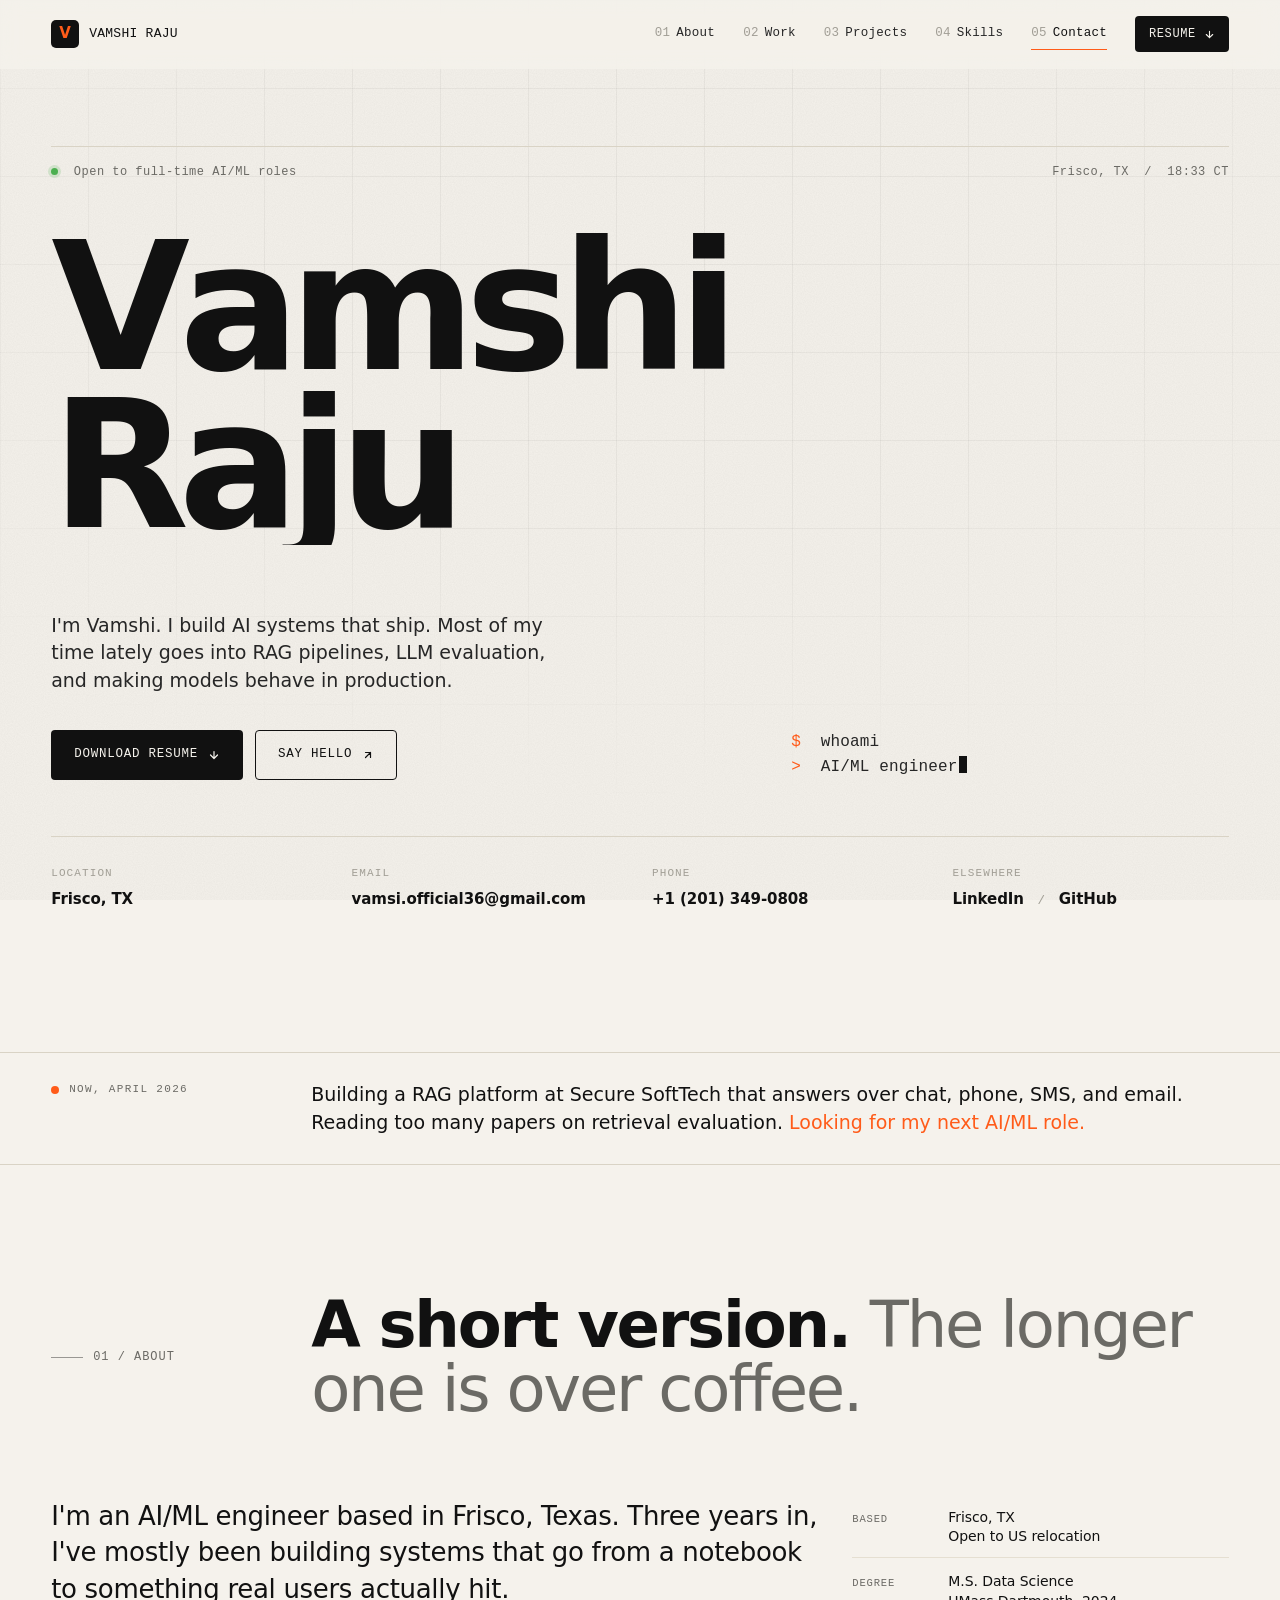
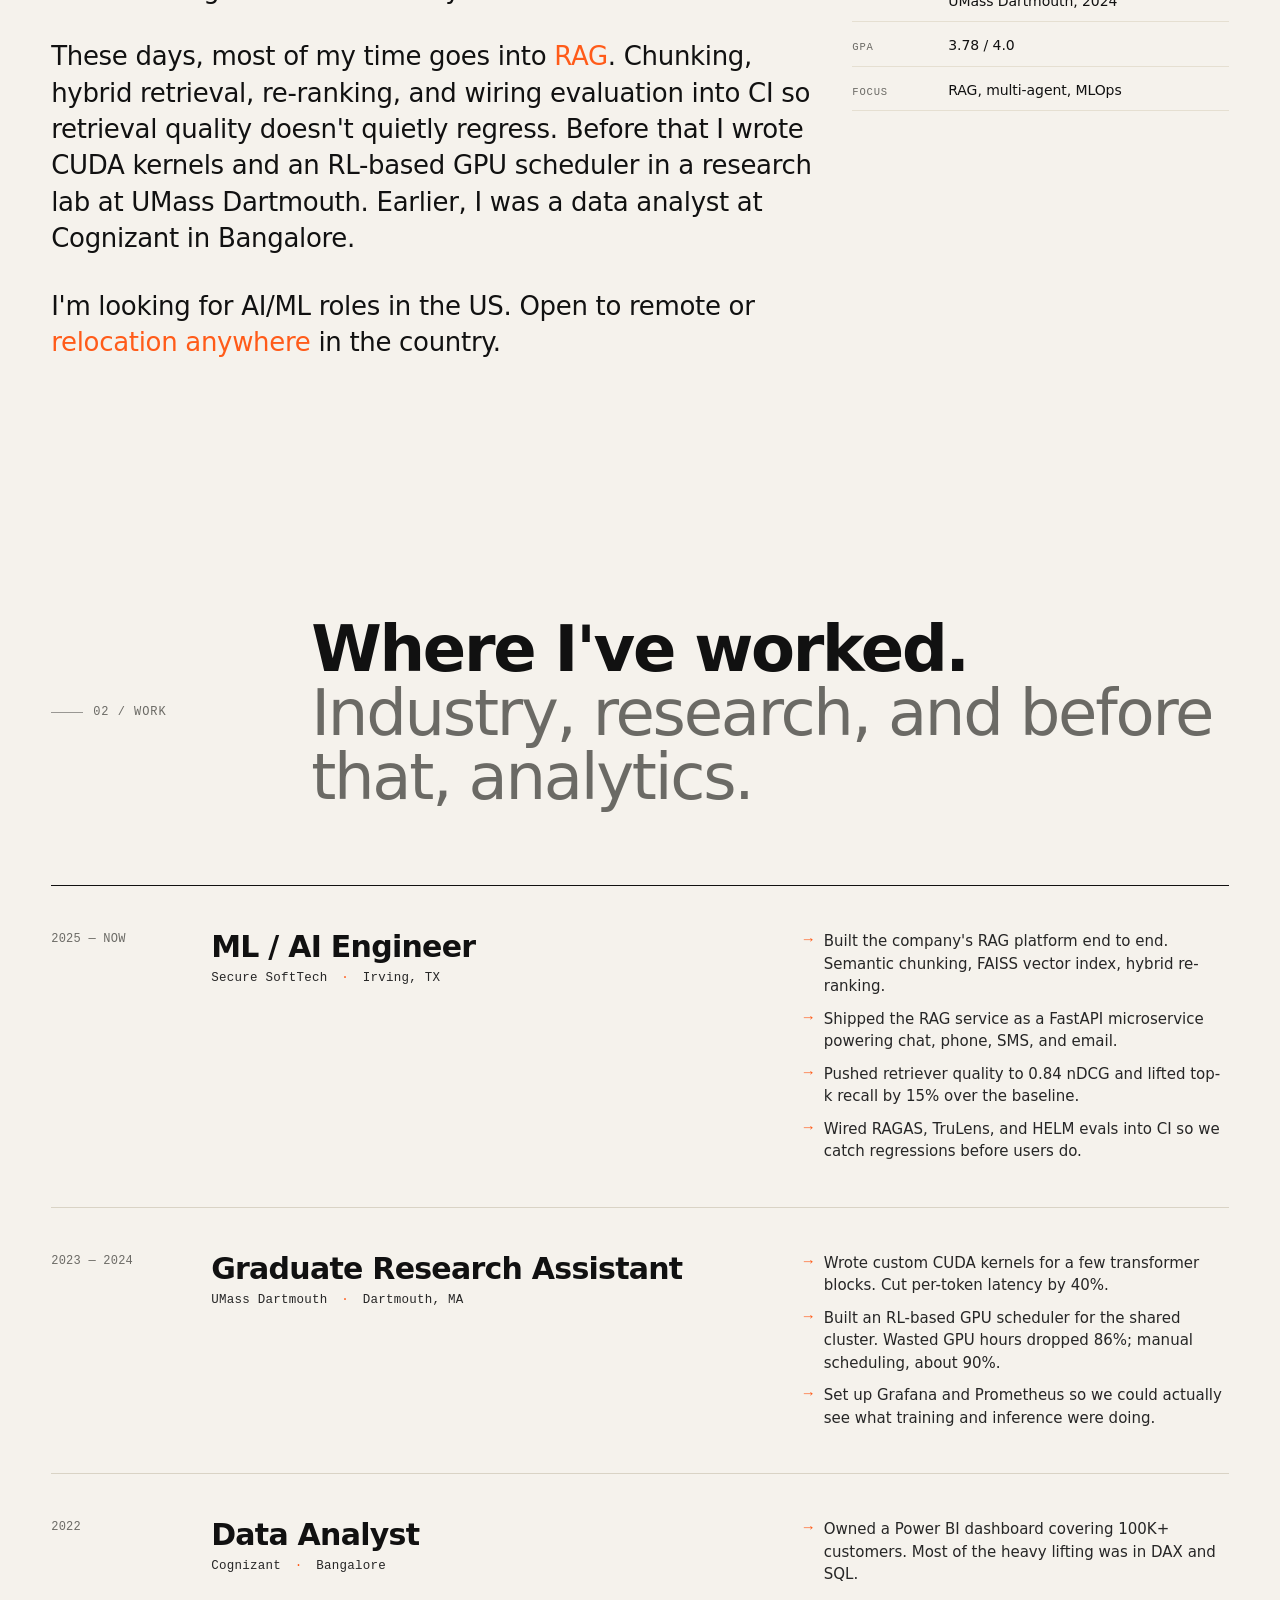
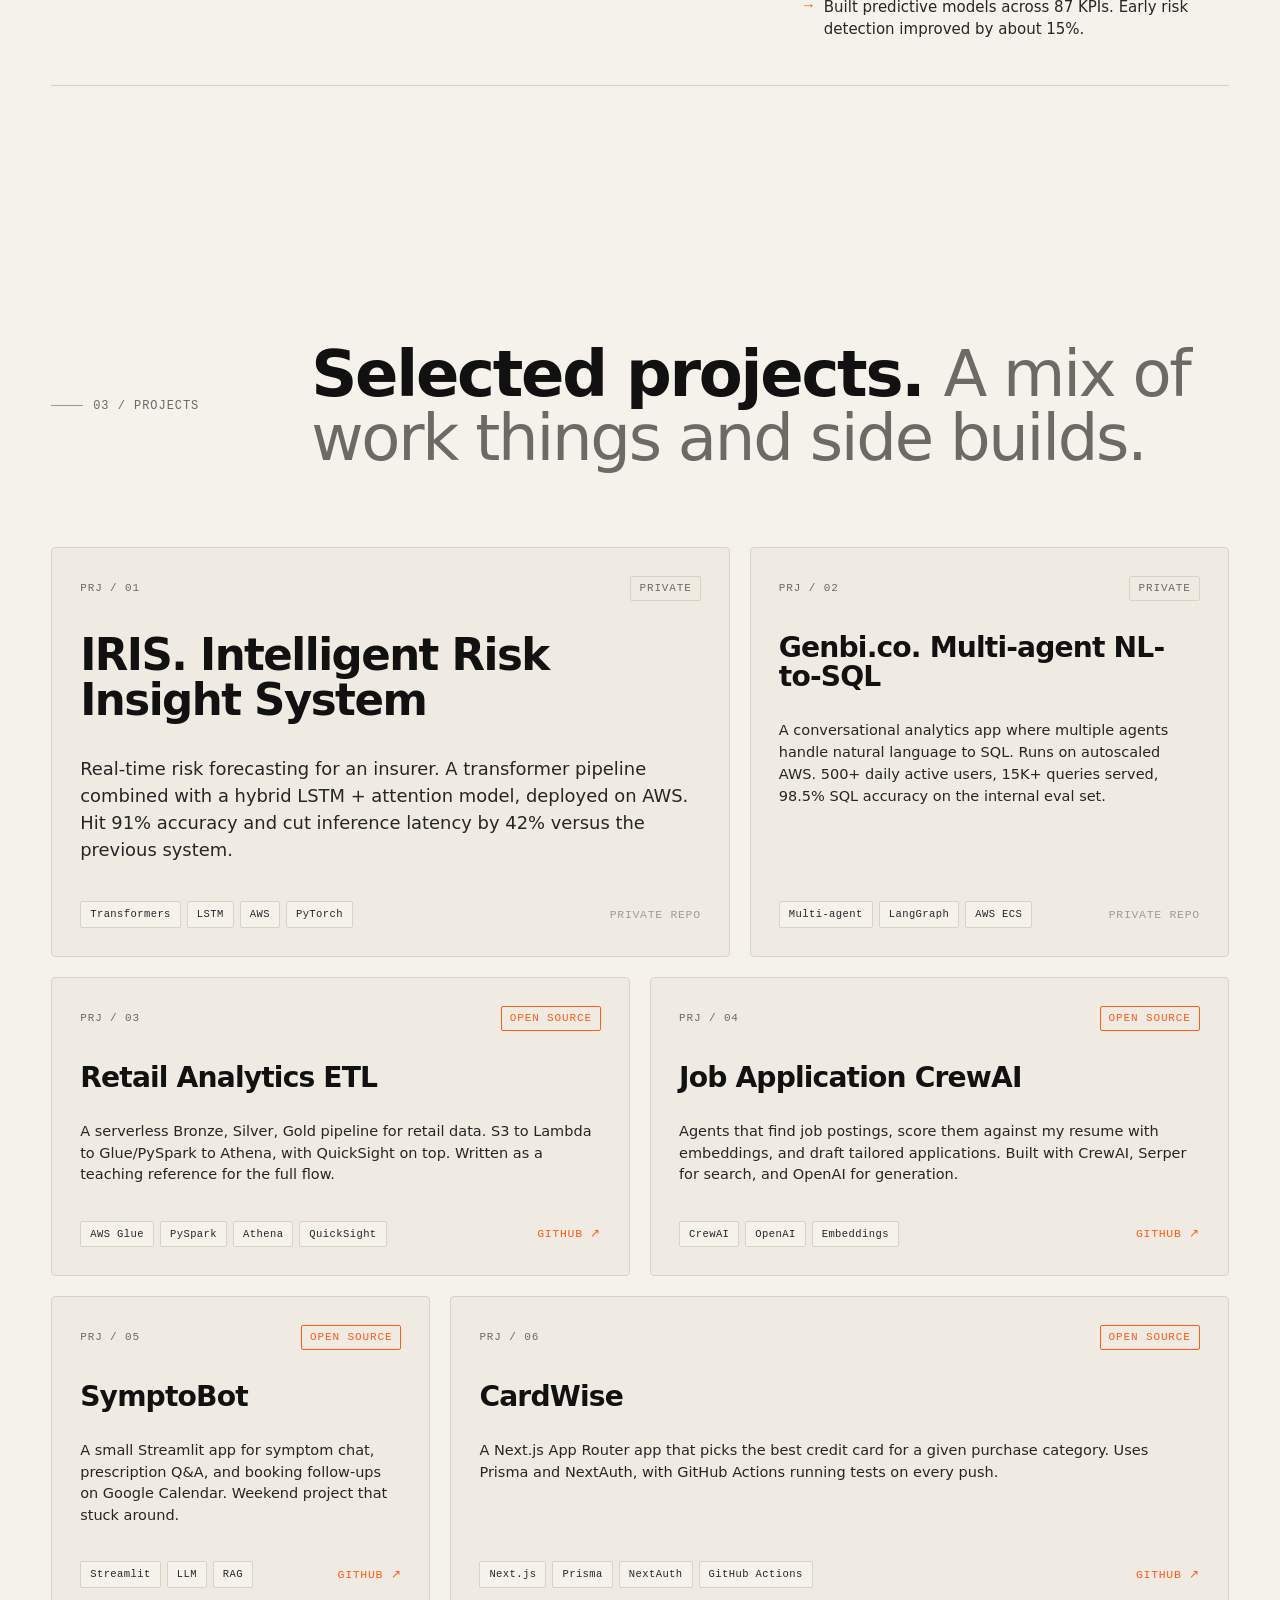
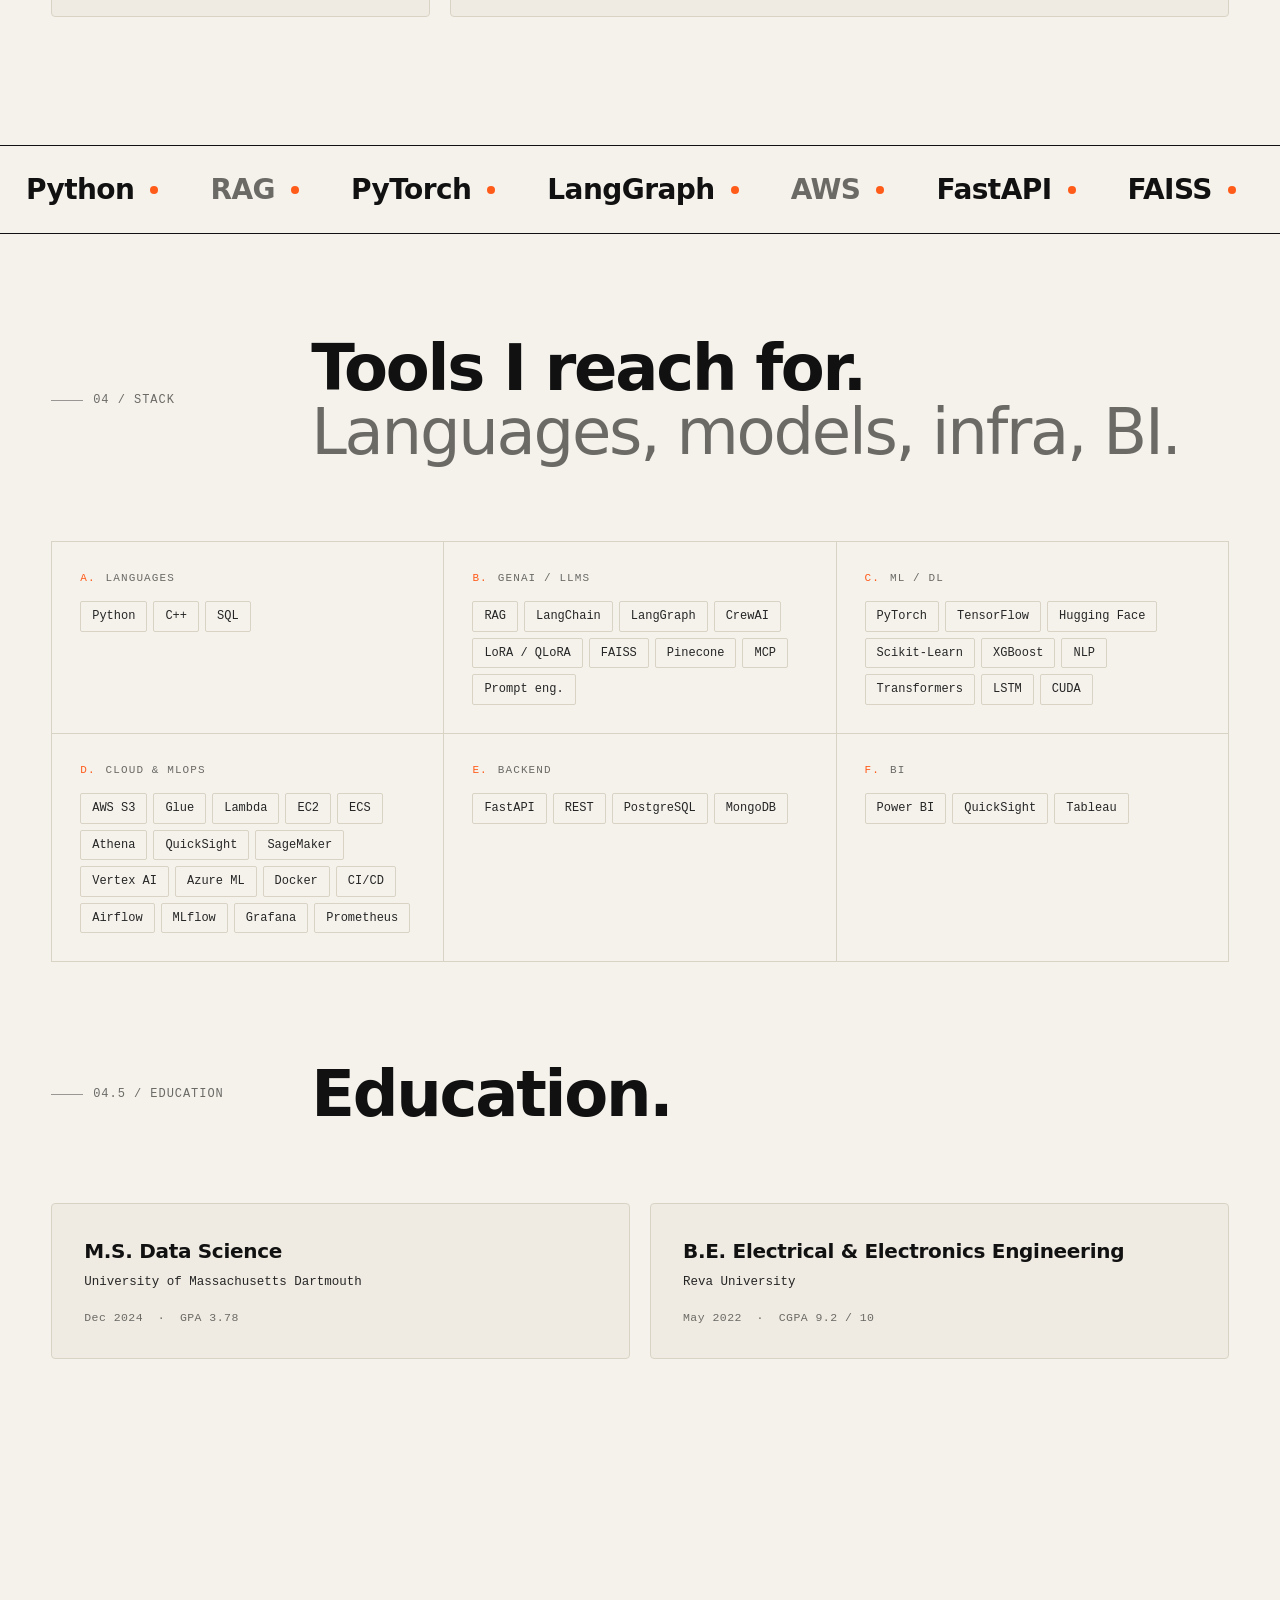
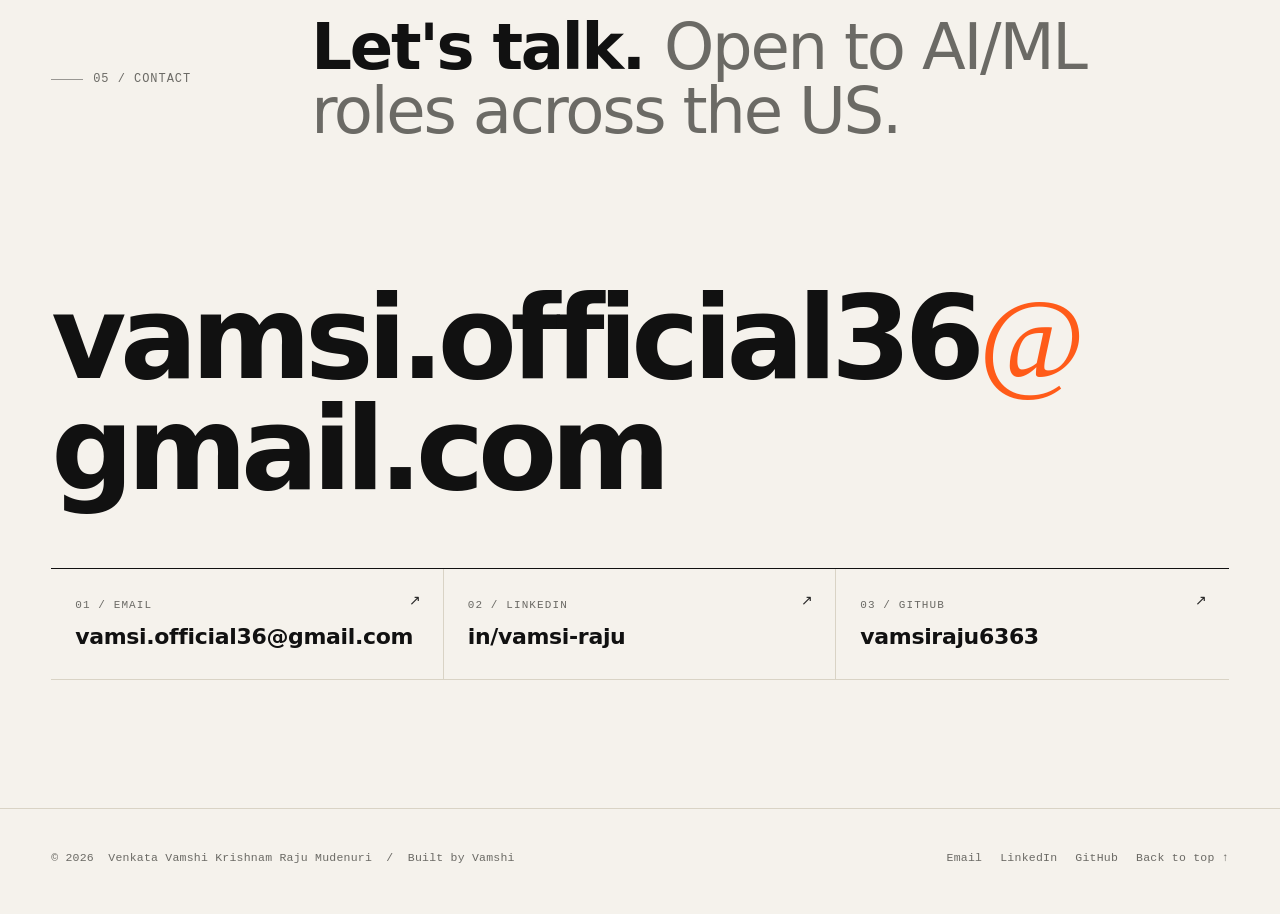
<file: index.html>
<!doctype html>
<html lang="en">
  <head>
    <meta charset="utf-8" />
    <meta name="viewport" content="width=device-width, initial-scale=1" />
    <title>Vamsi's Portfolio</title>
    <meta
      name="description"
      content="Vamsi's Portfolio. AI/ML engineer working on RAG systems, multi-agent apps, and MLOps on AWS. Based in Frisco, TX."
    />
    <meta name="theme-color" content="#F5F2EC" />
    <meta property="og:title" content="Vamsi's Portfolio" />
    <meta
      property="og:description"
      content="AI/ML engineer. 3+ years building RAG systems, multi-agent apps, and MLOps on AWS."
    />

    <link rel="preconnect" href="https://api.fontshare.com" crossorigin />
    <link
      href="https://api.fontshare.com/v2/css?f[]=satoshi@500,700,900,400&f[]=general-sans@400,500,600&f[]=jetbrains-mono@400,500&display=swap"
      rel="stylesheet"
    />

    <link rel="icon" href="data:image/svg+xml;utf8,<svg xmlns='http://www.w3.org/2000/svg' viewBox='0 0 32 32'><rect width='32' height='32' rx='6' fill='%23111111'/><text x='50%25' y='57%25' text-anchor='middle' font-family='Satoshi,Inter,system-ui' font-size='18' font-weight='900' fill='%23FF5B19' dominant-baseline='middle'>V</text></svg>" />

    <style>
      /* ========== TOKENS ========== */
      :root {
        --bg: #f5f2ec;
        --bg-2: #efebe2;
        --line: #d9d3c5;
        --line-soft: #e5dfd1;
        --ink: #111111;
        --ink-2: #262626;
        --muted: #6b6a65;
        --faint: #a19e95;
        --accent: #ff5b19; /* electric orange */
        --accent-ink: #111111;

        --font-display: "Satoshi", "Inter", system-ui, sans-serif;
        --font-body: "General Sans", "Inter", system-ui, sans-serif;
        --font-mono: "JetBrains Mono", ui-monospace, "SF Mono", Menlo, monospace;

        --ease: cubic-bezier(0.16, 1, 0.3, 1);
        --ease-out: cubic-bezier(0.22, 1, 0.36, 1);

        --container: 1280px;
        --gutter: clamp(20px, 4vw, 64px);
      }

      /* ========== RESET ========== */
      *, *::before, *::after { box-sizing: border-box; }
      html { -webkit-text-size-adjust: 100%; scroll-behavior: smooth; }
      body {
        margin: 0;
        background: var(--bg);
        color: var(--ink);
        font-family: var(--font-body);
        font-size: 16px;
        line-height: 1.55;
        -webkit-font-smoothing: antialiased;
        -moz-osx-font-smoothing: grayscale;
        overflow-x: hidden;
      }
      a { color: inherit; text-decoration: none; }
      img { max-width: 100%; display: block; }
      ::selection { background: var(--accent); color: #fff; }
      :focus-visible { outline: 2px solid var(--accent); outline-offset: 3px; border-radius: 2px; }

      @media (prefers-reduced-motion: reduce) {
        html { scroll-behavior: auto; }
        *, *::before, *::after {
          animation-duration: 0.001ms !important;
          animation-iteration-count: 1 !important;
          transition-duration: 0.001ms !important;
        }
      }

      /* ========== BACKGROUND (grid + noise) ========== */
      .bg-grid {
        position: fixed;
        inset: 0;
        z-index: 0;
        pointer-events: none;
        background-image:
          linear-gradient(to right, rgba(17, 17, 17, 0.045) 1px, transparent 1px),
          linear-gradient(to bottom, rgba(17, 17, 17, 0.045) 1px, transparent 1px);
        background-size: 88px 88px;
        mask-image: radial-gradient(ellipse 90% 70% at 50% 30%, black 40%, transparent 85%);
        -webkit-mask-image: radial-gradient(ellipse 90% 70% at 50% 30%, black 40%, transparent 85%);
      }
      .bg-noise {
        position: fixed;
        inset: 0;
        z-index: 0;
        pointer-events: none;
        opacity: 0.35;
        mix-blend-mode: multiply;
        background-image: url("data:image/svg+xml;utf8,<svg xmlns='http://www.w3.org/2000/svg' width='200' height='200'><filter id='n'><feTurbulence type='fractalNoise' baseFrequency='0.9' numOctaves='2' stitchTiles='stitch'/><feColorMatrix values='0 0 0 0 0 0 0 0 0 0 0 0 0 0 0 0 0 0 0.12 0'/></filter><rect width='100%25' height='100%25' filter='url(%23n)'/></svg>");
      }

      /* Cursor glow (desktop only, pointer: fine) */
      .cursor-glow {
        position: fixed;
        top: 0; left: 0;
        width: 480px; height: 480px;
        margin-left: -240px; margin-top: -240px;
        border-radius: 50%;
        background: radial-gradient(circle, rgba(255, 91, 25, 0.18) 0%, rgba(255, 91, 25, 0) 60%);
        pointer-events: none;
        z-index: 1;
        transition: opacity 0.3s var(--ease);
        opacity: 0;
        will-change: transform;
      }
      @media (pointer: fine) {
        body:hover .cursor-glow { opacity: 1; }
      }
      @media (prefers-reduced-motion: reduce) {
        .cursor-glow { display: none; }
      }

      main, .nav, footer { position: relative; z-index: 2; }

      /* ========== CONTAINER / GRID ========== */
      .wrap {
        width: 100%;
        max-width: var(--container);
        margin: 0 auto;
        padding: 0 var(--gutter);
      }

      /* Editorial asymmetric grid */
      .grid-12 {
        display: grid;
        grid-template-columns: repeat(12, 1fr);
        gap: 24px;
      }
      @media (max-width: 820px) {
        .grid-12 { grid-template-columns: 1fr; gap: 20px; }
      }

      /* ========== NAV ========== */
      .nav {
        position: sticky; top: 0; z-index: 40;
        background: rgba(245, 242, 236, 0.82);
        backdrop-filter: saturate(140%) blur(10px);
        -webkit-backdrop-filter: saturate(140%) blur(10px);
        border-bottom: 1px solid transparent;
        transition: border-color 0.3s var(--ease);
      }
      .nav.is-scrolled { border-bottom-color: var(--line); }
      .nav-inner {
        display: flex; align-items: center; justify-content: space-between;
        height: 68px;
      }
      .brand {
        display: inline-flex; align-items: center; gap: 10px;
        font-family: var(--font-mono);
        font-size: 13px;
        letter-spacing: 0.02em;
      }
      .brand-mark {
        width: 28px; height: 28px;
        display: inline-grid; place-items: center;
        border-radius: 5px;
        background: var(--ink);
        color: var(--accent);
        font-family: var(--font-display);
        font-weight: 900; font-size: 15px;
      }
      .brand small { color: var(--muted); font-family: var(--font-mono); }
      .nav-links {
        display: none; align-items: center; gap: 28px;
        flex-wrap: nowrap;
      }
      @media (min-width: 860px) { .nav-links { display: inline-flex; } }
      @media (max-width: 1100px) {
        .nav-links { gap: 20px; }
      }
      .nav-links a {
        font-family: var(--font-mono);
        font-size: 12.5px;
        letter-spacing: 0.02em;
        color: var(--ink-2);
        position: relative;
        padding: 4px 0;
      }
      .nav-links a .num { color: var(--faint); margin-right: 6px; }
      .nav-links a::after {
        content: ""; position: absolute;
        left: 0; right: 100%; bottom: -2px;
        height: 1px; background: var(--accent);
        transition: right 0.35s var(--ease);
      }
      .nav-links a:hover::after,
      .nav-links a.is-active::after { right: 0; }
      .nav-links a.is-active { color: var(--ink); }
      .nav-links a.nav-cta {
        display: inline-flex; align-items: center; gap: 8px;
        padding: 9px 14px;
        background: var(--ink); color: var(--bg);
        font-family: var(--font-mono);
        font-size: 12px; letter-spacing: 0.05em; text-transform: uppercase;
        border-radius: 4px;
        white-space: nowrap;
        flex-shrink: 0;
        transition: background 0.25s var(--ease), color 0.25s var(--ease);
      }
      .nav-links a.nav-cta::after { display: none; }
      .nav-links a.nav-cta:hover { background: var(--accent); color: var(--ink); }

      .nav-menu-btn {
        display: inline-grid; place-items: center;
        width: 40px; height: 40px;
        background: transparent;
        border: 1px solid var(--line);
        border-radius: 4px;
        color: var(--ink); cursor: pointer;
      }
      @media (min-width: 860px) { .nav-menu-btn { display: none; } }
      .mobile-menu { display: none; border-top: 1px solid var(--line); padding: 12px 0 20px; }
      .mobile-menu.is-open { display: block; }
      .mobile-menu a {
        display: flex; justify-content: space-between;
        padding: 12px 0; font-family: var(--font-mono); font-size: 13px;
        border-bottom: 1px solid var(--line-soft);
        color: var(--ink);
      }
      .mobile-menu a:last-child { border-bottom: none; }
      .mobile-menu .num { color: var(--faint); }

      /* ========== SECTION CHROME ========== */
      section { padding: clamp(80px, 10vw, 140px) 0; position: relative; }
      .sec-head {
        display: grid;
        grid-template-columns: 1fr;
        gap: 20px;
        margin-bottom: clamp(40px, 6vw, 80px);
      }
      @media (min-width: 820px) {
        .sec-head { grid-template-columns: 220px 1fr; gap: 40px; }
      }
      .sec-num {
        font-family: var(--font-mono);
        font-size: 12px;
        letter-spacing: 0.08em;
        color: var(--muted);
        display: inline-flex; align-items: center; gap: 10px;
        text-transform: uppercase;
      }
      .sec-num::before {
        content: ""; width: 32px; height: 1px; background: var(--ink); opacity: 0.4;
      }
      .sec-title {
        font-family: var(--font-display);
        font-weight: 700;
        font-size: clamp(32px, 5vw, 64px);
        line-height: 1;
        letter-spacing: -0.035em;
        margin: 0;
      }
      .sec-title .alt { color: var(--muted); font-weight: 500; }

      /* ========== HERO ========== */
      .hero {
        padding-top: clamp(40px, 6vw, 80px);
        padding-bottom: clamp(40px, 6vw, 80px);
        position: relative;
      }
      .hero-top {
        display: flex; justify-content: space-between; gap: 16px;
        font-family: var(--font-mono); font-size: 12px;
        color: var(--muted); letter-spacing: 0.04em;
        padding-top: 16px; padding-bottom: 48px;
        border-top: 1px solid var(--line);
      }
      .hero-top .dot {
        display: inline-block; width: 7px; height: 7px; border-radius: 50%;
        background: #4caf50; box-shadow: 0 0 0 3px rgba(76, 175, 80, 0.18);
        margin-right: 8px; vertical-align: middle;
      }
      @media (max-width: 640px) {
        .hero-top { flex-direction: column; gap: 8px; }
      }

      h1.hero-title {
        font-family: var(--font-display);
        font-weight: 900;
        font-size: clamp(72px, 14vw, 180px);
        line-height: 0.88;
        letter-spacing: -0.06em;
        margin: 0;
        color: var(--ink);
      }
      .hero-title .line { display: block; overflow: hidden; }
      .hero-title .char {
        display: inline-block;
        transform: translateY(110%);
        opacity: 0;
        animation: charIn 0.9s var(--ease-out) forwards;
      }
      @keyframes charIn {
        to { transform: translateY(0); opacity: 1; }
      }
      @media (prefers-reduced-motion: reduce) {
        .hero-title .char {
          transform: none; opacity: 1; animation: none;
        }
      }
      .hero-title .amp {
        color: var(--accent);
        font-style: italic;
        font-family: "General Sans", serif;
        font-weight: 500;
      }

      .hero-meta {
        margin-top: clamp(32px, 5vw, 48px);
        display: grid;
        grid-template-columns: 1fr;
        gap: 28px 40px;
      }
      @media (min-width: 820px) {
        .hero-meta { grid-template-columns: 1.6fr 1fr; align-items: end; }
      }

      .typing-wrap {
        font-family: var(--font-mono);
        font-size: clamp(14px, 1.4vw, 16px);
        color: var(--ink-2);
        letter-spacing: 0.01em;
      }
      .typing-wrap .prompt { color: var(--accent); margin-right: 10px; }
      .typing-wrap .caret {
        display: inline-block;
        width: 8px; height: 1.05em;
        background: var(--ink);
        vertical-align: -2px;
        margin-left: 2px;
        animation: blink 1s steps(1) infinite;
      }
      @keyframes blink { 50% { opacity: 0; } }

      .hero-bio {
        font-family: var(--font-display);
        font-size: clamp(17px, 1.6vw, 19px);
        line-height: 1.45;
        color: var(--ink-2);
        max-width: 44ch;
        font-weight: 500;
      }

      .hero-rail {
        margin-top: clamp(36px, 5vw, 56px);
        display: grid;
        grid-template-columns: 1fr;
        gap: 12px;
        padding-top: 28px;
        border-top: 1px solid var(--line);
        font-family: var(--font-mono);
        font-size: 12.5px;
        color: var(--muted);
        letter-spacing: 0.01em;
      }
      @media (min-width: 820px) {
        .hero-rail { grid-template-columns: repeat(4, 1fr); gap: 24px; }
      }
      .hero-rail .k { color: var(--faint); text-transform: uppercase; font-size: 11px; letter-spacing: 0.1em; margin-bottom: 6px; display: block; }
      .hero-rail .v { color: var(--ink); font-family: var(--font-display); font-weight: 600; font-size: 15px; letter-spacing: -0.005em; }
      .hero-rail a.v:hover { color: var(--accent); }

      .hero-cta {
        margin-top: 36px;
        display: flex; flex-wrap: wrap; gap: 12px;
      }
      .btn {
        display: inline-flex; align-items: center; gap: 10px;
        font-family: var(--font-mono);
        font-size: 12.5px;
        letter-spacing: 0.06em;
        text-transform: uppercase;
        padding: 14px 22px;
        border-radius: 4px;
        cursor: pointer;
        border: 1px solid transparent;
        transition: background 0.25s var(--ease), color 0.25s var(--ease),
                    border-color 0.25s var(--ease), transform 0.25s var(--ease);
      }
      .btn:hover { transform: translateY(-1px); }
      .btn-primary { background: var(--ink); color: var(--bg); }
      .btn-primary:hover { background: var(--accent); color: var(--ink); }
      .btn-ghost { background: transparent; color: var(--ink); border-color: var(--ink); }
      .btn-ghost:hover { background: var(--ink); color: var(--bg); }
      .btn svg { flex-shrink: 0; }

      /* ========== ABOUT ========== */
      .about-body {
        font-family: var(--font-display);
        font-size: clamp(20px, 2.3vw, 26px);
        line-height: 1.4;
        color: var(--ink);
        font-weight: 500;
        letter-spacing: -0.012em;
      }
      .about-body p { margin: 0 0 1.2em; }
      .about-body p:last-child { margin-bottom: 0; }
      .about-body .accent { color: var(--accent); }
      .about-body em {
        font-style: italic; font-family: "General Sans", serif;
        font-weight: 400; color: var(--ink-2);
      }

      .about-side {
        display: grid; gap: 4px;
        font-family: var(--font-mono); font-size: 12px;
        align-content: start;
      }
      .about-side .row {
        display: grid; grid-template-columns: 80px 1fr; gap: 16px;
        padding: 10px 0; border-bottom: 1px solid var(--line-soft);
      }
      .about-side .row .k { color: var(--muted); text-transform: uppercase; letter-spacing: 0.08em; font-size: 10.5px; padding-top: 3px; }
      .about-side .row .v { color: var(--ink); font-family: var(--font-display); font-weight: 500; font-size: 14px; letter-spacing: -0.005em; line-height: 1.4; }

      /* ========== NOW ========== */
      .now-band {
        border-top: 1px solid var(--line);
        border-bottom: 1px solid var(--line);
        padding: 28px 0;
        margin-top: clamp(40px, 6vw, 64px);
      }
      .now-band .wrap { display: grid; grid-template-columns: 1fr; gap: 16px; align-items: start; }
      @media (min-width: 720px) { .now-band .wrap { grid-template-columns: 220px 1fr; gap: 40px; } }
      .now-band .lbl {
        font-family: var(--font-mono); font-size: 11px;
        letter-spacing: 0.12em; text-transform: uppercase; color: var(--muted);
        display: inline-flex; align-items: center; gap: 10px;
      }
      .now-band .lbl::before {
        content: ""; width: 8px; height: 8px; border-radius: 50%;
        background: var(--accent);
        animation: pulse 2.2s var(--ease) infinite;
      }
      @keyframes pulse {
        0%, 100% { box-shadow: 0 0 0 0 rgba(255, 91, 25, 0.55); }
        50% { box-shadow: 0 0 0 10px rgba(255, 91, 25, 0); }
      }
      .now-band .text {
        font-family: var(--font-display);
        font-size: clamp(16px, 1.6vw, 19px);
        line-height: 1.45;
        color: var(--ink);
        font-weight: 500;
      }
      .now-band .text .accent { color: var(--accent); }

      /* ========== WORK (experience) ========== */
      .xp-list { border-top: 1px solid var(--ink); }
      .xp {
        display: grid;
        grid-template-columns: 1fr;
        gap: 16px;
        padding: 36px 0;
        border-bottom: 1px solid var(--line);
        position: relative;
        cursor: default;
        transition: padding 0.3s var(--ease);
      }
      @media (min-width: 820px) {
        .xp {
          grid-template-columns: 120px 1.3fr 1fr;
          gap: 40px;
          padding: 44px 0;
        }
      }
      .xp::before {
        content: ""; position: absolute;
        left: 0; right: 100%; top: 0;
        height: 1px; background: var(--accent);
        transition: right 0.5s var(--ease);
      }
      .xp:hover::before { right: 0; }
      .xp:hover { padding-left: 12px; }
      .xp .xp-date {
        font-family: var(--font-mono); font-size: 12px;
        color: var(--muted); letter-spacing: 0.02em;
      }
      .xp .xp-role {
        font-family: var(--font-display);
        font-weight: 700;
        font-size: clamp(22px, 2.4vw, 30px);
        line-height: 1.1;
        letter-spacing: -0.025em;
        margin: 0;
      }
      .xp .xp-co {
        margin-top: 6px;
        font-family: var(--font-mono); font-size: 12.5px;
        color: var(--ink-2); letter-spacing: 0.02em;
      }
      .xp .xp-co .sep { color: var(--accent); padding: 0 6px; }
      .xp ul {
        margin: 0; padding: 0; list-style: none;
        display: grid; gap: 10px;
      }
      .xp li {
        position: relative;
        padding-left: 20px;
        font-size: 15px;
        color: var(--ink-2);
        line-height: 1.5;
      }
      .xp li::before {
        content: "→";
        position: absolute; left: 0; top: 0;
        color: var(--accent); font-family: var(--font-mono);
      }

      /* ========== PROJECTS (magazine grid) ========== */
      .projects-grid {
        display: grid;
        grid-template-columns: repeat(12, 1fr);
        gap: 20px;
        grid-auto-rows: auto;
      }
      @media (max-width: 820px) {
        .projects-grid { grid-template-columns: 1fr; }
      }
      .prj {
        position: relative;
        display: flex;
        flex-direction: column;
        padding: 28px;
        background: var(--bg-2);
        border: 1px solid var(--line);
        border-radius: 4px;
        min-height: 260px;
        overflow: hidden;
        transition: background 0.3s var(--ease), border-color 0.3s var(--ease), transform 0.3s var(--ease);
        cursor: pointer;
      }
      .prj:hover { background: var(--ink); color: var(--bg); border-color: var(--ink); transform: translateY(-4px); }
      .prj:hover .prj-title { transform: translateX(-6px); }
      .prj:hover .prj-arrow { opacity: 1; transform: translateX(0); }
      .prj:hover .prj-tag { background: rgba(245, 242, 236, 0.12); color: var(--bg); border-color: rgba(245, 242, 236, 0.2); }
      .prj:hover .prj-idx,
      .prj:hover .prj-flag { color: var(--accent); border-color: rgba(255, 91, 25, 0.4); }
      .prj:hover .prj-desc { color: var(--bg-2); }
      .prj:hover .prj-link { color: var(--accent); }
      .prj-head {
        display: flex; align-items: center; justify-content: space-between;
        font-family: var(--font-mono); font-size: 11px;
        letter-spacing: 0.08em; text-transform: uppercase;
        margin-bottom: 32px;
      }
      .prj-idx { color: var(--muted); }
      .prj-flag {
        padding: 3px 8px; border: 1px solid var(--line);
        border-radius: 2px; color: var(--muted);
      }
      .prj-flag.is-public { color: var(--accent); border-color: var(--accent); }
      .prj-title {
        font-family: var(--font-display);
        font-weight: 700;
        font-size: clamp(22px, 2.2vw, 30px);
        line-height: 1.05;
        letter-spacing: -0.03em;
        margin: 0 0 14px;
        transition: transform 0.35s var(--ease);
        display: flex; align-items: baseline; gap: 12px;
      }
      .prj-title .prj-arrow {
        opacity: 0;
        transform: translateX(-8px);
        font-family: var(--font-mono); font-size: 16px;
        color: var(--accent);
        transition: opacity 0.35s var(--ease), transform 0.35s var(--ease);
      }
      .prj-desc {
        font-size: 14.5px; line-height: 1.5;
        color: var(--ink-2);
        transition: color 0.3s var(--ease);
        flex: 1;
      }
      .prj-foot {
        display: flex; flex-wrap: wrap; align-items: center; justify-content: space-between;
        gap: 14px;
        margin-top: 20px;
      }
      .prj-tags {
        display: flex; flex-wrap: wrap; gap: 6px;
      }
      .prj-tag {
        padding: 4px 9px;
        border: 1px solid var(--line);
        border-radius: 2px;
        background: var(--bg);
        font-family: var(--font-mono); font-size: 10.5px;
        letter-spacing: 0.04em; color: var(--ink-2);
        transition: background 0.3s var(--ease), color 0.3s var(--ease), border-color 0.3s var(--ease);
      }
      .prj-link {
        font-family: var(--font-mono); font-size: 11.5px;
        letter-spacing: 0.06em; text-transform: uppercase;
        color: var(--accent);
      }
      .prj-link.disabled { color: var(--faint); cursor: not-allowed; pointer-events: none; }

      /* Magazine sizing: first row has a 7/5 split */
      .prj.span-7 { grid-column: span 7; min-height: 340px; }
      .prj.span-5 { grid-column: span 5; }
      .prj.span-6 { grid-column: span 6; }
      .prj.span-4 { grid-column: span 4; }
      .prj.span-8 { grid-column: span 8; }
      @media (max-width: 1040px) {
        .prj.span-7, .prj.span-5, .prj.span-6, .prj.span-4, .prj.span-8 { grid-column: span 6; }
      }
      @media (max-width: 820px) {
        .prj.span-7, .prj.span-5, .prj.span-6, .prj.span-4, .prj.span-8 { grid-column: span 1; }
      }

      /* Emphasized first project */
      .prj.hero-prj .prj-title {
        font-size: clamp(28px, 3.4vw, 44px);
        letter-spacing: -0.035em;
      }
      .prj.hero-prj .prj-desc {
        font-family: var(--font-display);
        font-size: clamp(16px, 1.4vw, 18px);
        font-weight: 500;
        color: var(--ink-2);
        max-width: 55ch;
      }

      /* ========== SKILLS MARQUEE ========== */
      .marquee {
        overflow: hidden;
        border-top: 1px solid var(--ink);
        border-bottom: 1px solid var(--ink);
        margin: 0;
        background: var(--bg);
        position: relative;
      }
      .marquee-track {
        display: flex;
        width: max-content;
        animation: marquee 60s linear infinite;
        will-change: transform;
      }
      .marquee:hover .marquee-track { animation-play-state: paused; }
      @keyframes marquee {
        from { transform: translateX(0); }
        to   { transform: translateX(-50%); }
      }
      @media (prefers-reduced-motion: reduce) {
        .marquee-track { animation: none; }
      }
      .marquee-item {
        display: inline-flex; align-items: center; gap: 16px;
        padding: 22px 26px;
        font-family: var(--font-display);
        font-weight: 600;
        font-size: clamp(20px, 2.4vw, 28px);
        letter-spacing: -0.02em;
        color: var(--ink);
        white-space: nowrap;
      }
      .marquee-item .sep {
        display: inline-block;
        width: 8px; height: 8px; border-radius: 50%;
        background: var(--accent);
      }
      .marquee-item.muted { color: var(--muted); }

      /* ========== SKILLS (grouped grid) ========== */
      .skills-grid {
        display: grid; grid-template-columns: 1fr; gap: 1px;
        background: var(--line);
        border: 1px solid var(--line);
      }
      @media (min-width: 720px) {
        .skills-grid { grid-template-columns: repeat(2, 1fr); }
      }
      @media (min-width: 1040px) {
        .skills-grid { grid-template-columns: repeat(3, 1fr); }
      }
      .skill-group {
        padding: 28px;
        background: var(--bg);
        display: flex; flex-direction: column; gap: 14px;
        transition: background 0.3s var(--ease);
      }
      .skill-group:hover { background: var(--bg-2); }
      .skill-group h4 {
        font-family: var(--font-mono);
        font-size: 11px; font-weight: 500;
        text-transform: uppercase;
        letter-spacing: 0.1em;
        color: var(--muted); margin: 0;
        display: flex; align-items: center; gap: 10px;
      }
      .skill-group h4 .num { color: var(--accent); }
      .pills { display: flex; flex-wrap: wrap; gap: 6px; }
      .pill {
        padding: 5px 11px;
        background: transparent;
        border: 1px solid var(--line);
        border-radius: 2px;
        font-family: var(--font-mono);
        font-size: 12px;
        color: var(--ink-2);
        transition: background 0.2s var(--ease), border-color 0.2s var(--ease), color 0.2s var(--ease);
      }
      .pill:hover { background: var(--ink); color: var(--accent); border-color: var(--ink); }

      /* ========== EDUCATION ========== */
      .edu-grid {
        display: grid; gap: 20px; grid-template-columns: 1fr;
      }
      @media (min-width: 720px) { .edu-grid { grid-template-columns: repeat(2, 1fr); } }
      .edu {
        padding: 32px;
        border: 1px solid var(--line);
        background: var(--bg-2);
        border-radius: 4px;
      }
      .edu-degree {
        font-family: var(--font-display); font-weight: 700;
        font-size: 20px; letter-spacing: -0.015em;
      }
      .edu-school {
        margin-top: 6px; font-family: var(--font-mono);
        font-size: 12.5px; color: var(--ink-2);
      }
      .edu-meta {
        margin-top: 16px;
        font-family: var(--font-mono); font-size: 11.5px;
        color: var(--muted); letter-spacing: 0.04em;
      }

      /* ========== CONTACT ========== */
      .contact-wrap { display: grid; gap: clamp(40px, 5vw, 64px); }
      .contact-huge {
        font-family: var(--font-display);
        font-weight: 900;
        font-size: clamp(40px, 9vw, 120px);
        line-height: 0.95;
        letter-spacing: -0.055em;
        color: var(--ink);
        transition: color 0.3s var(--ease);
        display: inline-block;
        word-break: normal;
        overflow-wrap: anywhere;
      }
      .contact-huge:hover { color: var(--accent); }
      .contact-huge .amp {
        color: var(--accent); font-style: italic; font-weight: 500;
        font-family: "General Sans", serif;
      }
      .contact-huge .ce-line { display: inline-block; white-space: nowrap; }
      @media (max-width: 640px) {
        .contact-huge .ce-line { display: block; }
      }

      .contact-rail {
        display: grid;
        gap: 0;
        grid-template-columns: 1fr;
        border-top: 1px solid var(--ink);
      }
      @media (min-width: 720px) {
        .contact-rail { grid-template-columns: repeat(3, 1fr); }
      }
      .contact-tile {
        padding: 28px 24px;
        border-bottom: 1px solid var(--line);
        display: flex; flex-direction: column; gap: 10px;
        position: relative;
        transition: background 0.3s var(--ease);
      }
      @media (min-width: 720px) {
        .contact-tile { border-right: 1px solid var(--line); }
        .contact-tile:last-child { border-right: none; }
      }
      .contact-tile:hover { background: var(--bg-2); }
      .contact-tile:hover .contact-arrow { transform: translate(6px, -6px); color: var(--accent); }
      .contact-tile .k {
        font-family: var(--font-mono); font-size: 11px;
        letter-spacing: 0.1em; text-transform: uppercase; color: var(--muted);
      }
      .contact-tile .v {
        font-family: var(--font-display); font-weight: 600;
        font-size: clamp(18px, 2vw, 22px); letter-spacing: -0.015em;
        line-height: 1.2; word-break: break-word;
      }
      .contact-arrow {
        position: absolute; top: 22px; right: 22px;
        font-family: var(--font-mono); font-size: 14px; color: var(--ink-2);
        transition: transform 0.3s var(--ease), color 0.3s var(--ease);
      }

      .visa-note {
        font-family: var(--font-mono); font-size: 12px;
        color: var(--muted); letter-spacing: 0.02em;
        line-height: 1.6; max-width: 56ch;
      }
      .visa-note b { color: var(--ink); font-weight: 500; }

      /* ========== FOOTER ========== */
      footer {
        border-top: 1px solid var(--line);
        padding: 40px 0 48px;
        font-family: var(--font-mono); font-size: 11.5px;
        color: var(--muted); letter-spacing: 0.02em;
      }
      .foot {
        display: flex; flex-direction: column; gap: 12px;
        align-items: flex-start; justify-content: space-between;
      }
      @media (min-width: 680px) { .foot { flex-direction: row; align-items: center; } }
      .foot a:hover { color: var(--accent); }
      .foot-links { display: flex; gap: 18px; }

      /* ========== REVEAL ========== */
      .reveal {
        opacity: 0;
        transform: translateY(18px);
        transition: opacity 0.7s var(--ease-out), transform 0.7s var(--ease-out);
      }
      .reveal.is-in { opacity: 1; transform: none; }
      @media (prefers-reduced-motion: reduce) {
        .reveal { opacity: 1; transform: none; transition: none; }
      }

      /* Mobile tweaks */
      @media (max-width: 640px) {
        .hero-title { font-size: clamp(56px, 17vw, 96px); }
        .xp { padding: 28px 0; }
        .prj { padding: 22px; min-height: auto; }
      }
    </style>
  </head>

  <body>
    <div class="bg-grid" aria-hidden="true"></div>
    <div class="bg-noise" aria-hidden="true"></div>
    <div class="cursor-glow" id="cursor-glow" aria-hidden="true"></div>

    <!-- ========== NAV ========== -->
    <nav class="nav" id="nav" aria-label="Primary">
      <div class="wrap nav-inner">
        <a href="#top" class="brand" aria-label="Vamshi Raju, home">
          <span class="brand-mark" aria-hidden="true">V</span>
          <span>VAMSHI RAJU</span>
        </a>
        <div class="nav-links" id="nav-links">
          <a href="#about"><span class="num">01</span>About</a>
          <a href="#work"><span class="num">02</span>Work</a>
          <a href="#projects"><span class="num">03</span>Projects</a>
          <a href="#skills"><span class="num">04</span>Skills</a>
          <a href="#contact"><span class="num">05</span>Contact</a>
          <a href="resume.pdf" class="nav-cta" download>
            Resume
            <svg width="11" height="11" viewBox="0 0 24 24" fill="none" stroke="currentColor" stroke-width="2.4" stroke-linecap="round" stroke-linejoin="round" aria-hidden="true"><path d="M12 5v14M5 12l7 7 7-7"/></svg>
          </a>
        </div>
        <button class="nav-menu-btn" id="menu-btn" aria-label="Toggle menu" aria-expanded="false">
          <svg width="18" height="18" viewBox="0 0 24 24" fill="none" stroke="currentColor" stroke-width="2" stroke-linecap="round"><path d="M3 7h18M3 12h18M3 17h18"/></svg>
        </button>
      </div>
      <div class="mobile-menu wrap" id="mobile-menu">
        <a href="#about"><span>About</span><span class="num">01</span></a>
        <a href="#work"><span>Work</span><span class="num">02</span></a>
        <a href="#projects"><span>Projects</span><span class="num">03</span></a>
        <a href="#skills"><span>Skills</span><span class="num">04</span></a>
        <a href="#contact"><span>Contact</span><span class="num">05</span></a>
        <a href="resume.pdf" download><span>Resume</span><span class="num">↓</span></a>
      </div>
    </nav>

    <main id="top">
      <!-- ========== HERO ========== -->
      <section class="hero">
        <div class="wrap">
          <div class="hero-top">
            <div>
              <span class="dot" aria-hidden="true"></span>
              Open to full-time AI/ML roles
            </div>
            <div>Frisco, TX &nbsp;/&nbsp; <span id="clock">—</span> CT</div>
          </div>

          <h1 class="hero-title" id="hero-title" aria-label="Vamshi Raju">
            <span class="line" data-line="Vamshi"></span>
            <span class="line" data-line="Raju"></span>
          </h1>

          <div class="hero-meta">
            <div>
              <p class="hero-bio reveal">
                I'm Vamshi. I build AI systems that ship. Most of my time
                lately goes into RAG pipelines, LLM evaluation, and making
                models behave in production.
              </p>
              <div class="hero-cta reveal">
                <a class="btn btn-primary" href="resume.pdf" download>
                  Download Resume
                  <svg width="12" height="12" viewBox="0 0 24 24" fill="none" stroke="currentColor" stroke-width="2.4" stroke-linecap="round" stroke-linejoin="round" aria-hidden="true"><path d="M12 5v14M5 12l7 7 7-7"/></svg>
                </a>
                <a class="btn btn-ghost" href="#contact">
                  Say hello
                  <svg width="12" height="12" viewBox="0 0 24 24" fill="none" stroke="currentColor" stroke-width="2.4" stroke-linecap="round" stroke-linejoin="round" aria-hidden="true"><path d="M7 17 17 7M7 7h10v10"/></svg>
                </a>
              </div>
            </div>

            <div class="typing-wrap reveal" aria-hidden="true">
              <span class="prompt">$</span>
              <span>whoami</span>
              <br />
              <span class="prompt">&gt;</span>
              <span id="typed"></span><span class="caret"></span>
            </div>
          </div>

          <div class="hero-rail">
            <div class="reveal">
              <span class="k">Location</span>
              <span class="v">Frisco, TX</span>
            </div>
            <div class="reveal">
              <span class="k">Email</span>
              <a class="v" href="mailto:vamsi.official36@gmail.com">vamsi.official36@gmail.com</a>
            </div>
            <div class="reveal">
              <span class="k">Phone</span>
              <a class="v" href="tel:+12013490808">+1 (201) 349-0808</a>
            </div>
            <div class="reveal">
              <span class="k">Elsewhere</span>
              <a class="v" href="https://www.linkedin.com/in/vamsi-raju/" target="_blank" rel="noopener">LinkedIn</a>
              <span style="color: var(--faint); margin: 0 6px;">/</span>
              <a class="v" href="https://github.com/vamsiraju6363" target="_blank" rel="noopener">GitHub</a>
            </div>
          </div>
        </div>
      </section>

      <!-- ========== NOW BAND ========== -->
      <div class="now-band">
        <div class="wrap">
          <div class="lbl">Now, April 2026</div>
          <div class="text reveal">
            Building a RAG platform at Secure SoftTech that answers over chat,
            phone, SMS, and email. Reading too many papers on retrieval
            evaluation. <span class="accent">Looking for my next AI/ML role.</span>
          </div>
        </div>
      </div>

      <!-- ========== ABOUT ========== -->
      <section id="about">
        <div class="wrap">
          <header class="sec-head reveal">
            <div class="sec-num">01 / About</div>
            <h2 class="sec-title">
              A short version.
              <span class="alt">The longer one is over coffee.</span>
            </h2>
          </header>

          <div class="grid-12">
            <div class="about-body reveal" style="grid-column: span 8;">
              <p>
                I'm an AI/ML engineer based in Frisco, Texas. Three years in,
                I've mostly been building systems that go from a notebook to
                something real users actually hit.
              </p>
              <p>
                These days, most of my time goes into <span class="accent">RAG</span>.
                Chunking, hybrid retrieval, re-ranking, and wiring evaluation
                into CI so retrieval quality doesn't quietly regress.
                Before that I wrote CUDA kernels and an RL-based GPU scheduler
                in a research lab at UMass Dartmouth. Earlier, I was a data
                analyst at Cognizant in Bangalore.
              </p>
              <p>
                I'm looking for AI/ML roles in the US. Open to remote or
                <span class="accent">relocation anywhere</span> in the country.
              </p>
            </div>

            <aside class="about-side reveal" style="grid-column: span 4;">
              <div class="row"><span class="k">Based</span><span class="v">Frisco, TX<br/>Open to US relocation</span></div>
              <div class="row"><span class="k">Degree</span><span class="v">M.S. Data Science<br/>UMass Dartmouth, 2024</span></div>
              <div class="row"><span class="k">GPA</span><span class="v">3.78 / 4.0</span></div>
              <div class="row"><span class="k">Focus</span><span class="v">RAG, multi-agent, MLOps</span></div>
            </aside>
          </div>
        </div>
      </section>

      <!-- ========== WORK ========== -->
      <section id="work">
        <div class="wrap">
          <header class="sec-head reveal">
            <div class="sec-num">02 / Work</div>
            <h2 class="sec-title">
              Where I've worked.
              <span class="alt">Industry, research, and before that, analytics.</span>
            </h2>
          </header>

          <div class="xp-list">
            <article class="xp reveal">
              <div class="xp-date">2025 — NOW</div>
              <div>
                <h3 class="xp-role">ML / AI Engineer</h3>
                <div class="xp-co">Secure SoftTech <span class="sep">·</span> Irving, TX</div>
              </div>
              <ul>
                <li>Built the company's RAG platform end to end. Semantic chunking, FAISS vector index, hybrid re-ranking.</li>
                <li>Shipped the RAG service as a FastAPI microservice powering chat, phone, SMS, and email.</li>
                <li>Pushed retriever quality to 0.84 nDCG and lifted top-k recall by 15% over the baseline.</li>
                <li>Wired RAGAS, TruLens, and HELM evals into CI so we catch regressions before users do.</li>
              </ul>
            </article>

            <article class="xp reveal">
              <div class="xp-date">2023 — 2024</div>
              <div>
                <h3 class="xp-role">Graduate Research Assistant</h3>
                <div class="xp-co">UMass Dartmouth <span class="sep">·</span> Dartmouth, MA</div>
              </div>
              <ul>
                <li>Wrote custom CUDA kernels for a few transformer blocks. Cut per-token latency by 40%.</li>
                <li>Built an RL-based GPU scheduler for the shared cluster. Wasted GPU hours dropped 86%; manual scheduling, about 90%.</li>
                <li>Set up Grafana and Prometheus so we could actually see what training and inference were doing.</li>
              </ul>
            </article>

            <article class="xp reveal">
              <div class="xp-date">2022</div>
              <div>
                <h3 class="xp-role">Data Analyst</h3>
                <div class="xp-co">Cognizant <span class="sep">·</span> Bangalore</div>
              </div>
              <ul>
                <li>Owned a Power BI dashboard covering 100K+ customers. Most of the heavy lifting was in DAX and SQL.</li>
                <li>Built predictive models across 87 KPIs. Early risk detection improved by about 15%.</li>
              </ul>
            </article>
          </div>
        </div>
      </section>

      <!-- ========== PROJECTS ========== -->
      <section id="projects">
        <div class="wrap">
          <header class="sec-head reveal">
            <div class="sec-num">03 / Projects</div>
            <h2 class="sec-title">
              Selected projects.
              <span class="alt">A mix of work things and side builds.</span>
            </h2>
          </header>

          <div class="projects-grid">
            <a class="prj hero-prj span-7 reveal" href="#" aria-label="IRIS project, private">
              <div class="prj-head">
                <span class="prj-idx">PRJ / 01</span>
                <span class="prj-flag">Private</span>
              </div>
              <h3 class="prj-title">IRIS. Intelligent Risk Insight System<span class="prj-arrow">→</span></h3>
              <p class="prj-desc">
                Real-time risk forecasting for an insurer. A transformer
                pipeline combined with a hybrid LSTM + attention model,
                deployed on AWS. Hit 91% accuracy and cut inference latency
                by 42% versus the previous system.
              </p>
              <div class="prj-foot">
                <div class="prj-tags">
                  <span class="prj-tag">Transformers</span>
                  <span class="prj-tag">LSTM</span>
                  <span class="prj-tag">AWS</span>
                  <span class="prj-tag">PyTorch</span>
                </div>
                <span class="prj-link disabled">Private repo</span>
              </div>
            </a>

            <a class="prj span-5 reveal" href="#" aria-label="Genbi.co project, private">
              <div class="prj-head">
                <span class="prj-idx">PRJ / 02</span>
                <span class="prj-flag">Private</span>
              </div>
              <h3 class="prj-title">Genbi.co. Multi-agent NL-to-SQL<span class="prj-arrow">→</span></h3>
              <p class="prj-desc">
                A conversational analytics app where multiple agents handle
                natural language to SQL. Runs on autoscaled AWS. 500+ daily
                active users, 15K+ queries served, 98.5% SQL accuracy on the
                internal eval set.
              </p>
              <div class="prj-foot">
                <div class="prj-tags">
                  <span class="prj-tag">Multi-agent</span>
                  <span class="prj-tag">LangGraph</span>
                  <span class="prj-tag">AWS ECS</span>
                </div>
                <span class="prj-link disabled">Private repo</span>
              </div>
            </a>

            <a class="prj span-6 reveal" href="https://github.com/vamsiraju6363/Retail-Project" target="_blank" rel="noopener" aria-label="Retail Analytics ETL on GitHub">
              <div class="prj-head">
                <span class="prj-idx">PRJ / 03</span>
                <span class="prj-flag is-public">Open Source</span>
              </div>
              <h3 class="prj-title">Retail Analytics ETL<span class="prj-arrow">→</span></h3>
              <p class="prj-desc">
                A serverless Bronze, Silver, Gold pipeline for retail data.
                S3 to Lambda to Glue/PySpark to Athena, with QuickSight on
                top. Written as a teaching reference for the full flow.
              </p>
              <div class="prj-foot">
                <div class="prj-tags">
                  <span class="prj-tag">AWS Glue</span>
                  <span class="prj-tag">PySpark</span>
                  <span class="prj-tag">Athena</span>
                  <span class="prj-tag">QuickSight</span>
                </div>
                <span class="prj-link">GitHub ↗</span>
              </div>
            </a>

            <a class="prj span-6 reveal" href="https://github.com/vamsiraju6363/Job_application_crew" target="_blank" rel="noopener" aria-label="Job Application CrewAI on GitHub">
              <div class="prj-head">
                <span class="prj-idx">PRJ / 04</span>
                <span class="prj-flag is-public">Open Source</span>
              </div>
              <h3 class="prj-title">Job Application CrewAI<span class="prj-arrow">→</span></h3>
              <p class="prj-desc">
                Agents that find job postings, score them against my resume
                with embeddings, and draft tailored applications. Built with
                CrewAI, Serper for search, and OpenAI for generation.
              </p>
              <div class="prj-foot">
                <div class="prj-tags">
                  <span class="prj-tag">CrewAI</span>
                  <span class="prj-tag">OpenAI</span>
                  <span class="prj-tag">Embeddings</span>
                </div>
                <span class="prj-link">GitHub ↗</span>
              </div>
            </a>

            <a class="prj span-4 reveal" href="https://github.com/vamsiraju6363/AI_SYMPTOM_CHECKER" target="_blank" rel="noopener" aria-label="SymptoBot on GitHub">
              <div class="prj-head">
                <span class="prj-idx">PRJ / 05</span>
                <span class="prj-flag is-public">Open Source</span>
              </div>
              <h3 class="prj-title">SymptoBot<span class="prj-arrow">→</span></h3>
              <p class="prj-desc">
                A small Streamlit app for symptom chat, prescription Q&A,
                and booking follow-ups on Google Calendar. Weekend project
                that stuck around.
              </p>
              <div class="prj-foot">
                <div class="prj-tags">
                  <span class="prj-tag">Streamlit</span>
                  <span class="prj-tag">LLM</span>
                  <span class="prj-tag">RAG</span>
                </div>
                <span class="prj-link">GitHub ↗</span>
              </div>
            </a>

            <a class="prj span-8 reveal" href="https://github.com/vamsiraju6363/cardwise-app" target="_blank" rel="noopener" aria-label="CardWise on GitHub">
              <div class="prj-head">
                <span class="prj-idx">PRJ / 06</span>
                <span class="prj-flag is-public">Open Source</span>
              </div>
              <h3 class="prj-title">CardWise<span class="prj-arrow">→</span></h3>
              <p class="prj-desc">
                A Next.js App Router app that picks the best credit card for
                a given purchase category. Uses Prisma and NextAuth, with
                GitHub Actions running tests on every push.
              </p>
              <div class="prj-foot">
                <div class="prj-tags">
                  <span class="prj-tag">Next.js</span>
                  <span class="prj-tag">Prisma</span>
                  <span class="prj-tag">NextAuth</span>
                  <span class="prj-tag">GitHub Actions</span>
                </div>
                <span class="prj-link">GitHub ↗</span>
              </div>
            </a>
          </div>
        </div>
      </section>

      <!-- ========== MARQUEE ========== -->
      <div class="marquee" aria-hidden="true">
        <div class="marquee-track" id="marquee-track">
          <!-- filled by JS -->
        </div>
      </div>

      <!-- ========== SKILLS ========== -->
      <section id="skills" style="padding-top: clamp(60px, 8vw, 120px);">
        <div class="wrap">
          <header class="sec-head reveal">
            <div class="sec-num">04 / Stack</div>
            <h2 class="sec-title">
              Tools I reach for.
              <span class="alt">Languages, models, infra, BI.</span>
            </h2>
          </header>

          <div class="skills-grid reveal">
            <div class="skill-group">
              <h4><span class="num">a.</span> Languages</h4>
              <div class="pills">
                <span class="pill">Python</span>
                <span class="pill">C++</span>
                <span class="pill">SQL</span>
              </div>
            </div>
            <div class="skill-group">
              <h4><span class="num">b.</span> GenAI / LLMs</h4>
              <div class="pills">
                <span class="pill">RAG</span>
                <span class="pill">LangChain</span>
                <span class="pill">LangGraph</span>
                <span class="pill">CrewAI</span>
                <span class="pill">LoRA / QLoRA</span>
                <span class="pill">FAISS</span>
                <span class="pill">Pinecone</span>
                <span class="pill">MCP</span>
                <span class="pill">Prompt eng.</span>
              </div>
            </div>
            <div class="skill-group">
              <h4><span class="num">c.</span> ML / DL</h4>
              <div class="pills">
                <span class="pill">PyTorch</span>
                <span class="pill">TensorFlow</span>
                <span class="pill">Hugging Face</span>
                <span class="pill">Scikit-Learn</span>
                <span class="pill">XGBoost</span>
                <span class="pill">NLP</span>
                <span class="pill">Transformers</span>
                <span class="pill">LSTM</span>
                <span class="pill">CUDA</span>
              </div>
            </div>
            <div class="skill-group">
              <h4><span class="num">d.</span> Cloud &amp; MLOps</h4>
              <div class="pills">
                <span class="pill">AWS S3</span>
                <span class="pill">Glue</span>
                <span class="pill">Lambda</span>
                <span class="pill">EC2</span>
                <span class="pill">ECS</span>
                <span class="pill">Athena</span>
                <span class="pill">QuickSight</span>
                <span class="pill">SageMaker</span>
                <span class="pill">Vertex AI</span>
                <span class="pill">Azure ML</span>
                <span class="pill">Docker</span>
                <span class="pill">CI/CD</span>
                <span class="pill">Airflow</span>
                <span class="pill">MLflow</span>
                <span class="pill">Grafana</span>
                <span class="pill">Prometheus</span>
              </div>
            </div>
            <div class="skill-group">
              <h4><span class="num">e.</span> Backend</h4>
              <div class="pills">
                <span class="pill">FastAPI</span>
                <span class="pill">REST</span>
                <span class="pill">PostgreSQL</span>
                <span class="pill">MongoDB</span>
              </div>
            </div>
            <div class="skill-group">
              <h4><span class="num">f.</span> BI</h4>
              <div class="pills">
                <span class="pill">Power BI</span>
                <span class="pill">QuickSight</span>
                <span class="pill">Tableau</span>
              </div>
            </div>
          </div>

          <!-- Education -->
          <header class="sec-head reveal" style="margin-top: clamp(60px, 8vw, 100px);">
            <div class="sec-num">04.5 / Education</div>
            <h2 class="sec-title">Education.</h2>
          </header>

          <div class="edu-grid">
            <div class="edu reveal">
              <div class="edu-degree">M.S. Data Science</div>
              <div class="edu-school">University of Massachusetts Dartmouth</div>
              <div class="edu-meta">Dec 2024 &nbsp;·&nbsp; GPA 3.78</div>
            </div>
            <div class="edu reveal">
              <div class="edu-degree">B.E. Electrical &amp; Electronics Engineering</div>
              <div class="edu-school">Reva University</div>
              <div class="edu-meta">May 2022 &nbsp;·&nbsp; CGPA 9.2 / 10</div>
            </div>
          </div>
        </div>
      </section>

      <!-- ========== CONTACT ========== -->
      <section id="contact">
        <div class="wrap contact-wrap">
          <header class="sec-head reveal">
            <div class="sec-num">05 / Contact</div>
            <h2 class="sec-title">
              Let's talk.
              <span class="alt">Open to AI/ML roles across the US.</span>
            </h2>
          </header>

          <a class="contact-huge reveal" href="mailto:vamsi.official36@gmail.com">
            <span class="ce-line">vamsi.official36<span class="amp">@</span></span><span class="ce-line">gmail.com</span>
          </a>

          <div class="contact-rail">
            <a class="contact-tile reveal" href="mailto:vamsi.official36@gmail.com">
              <span class="k">01 / Email</span>
              <span class="v">vamsi.official36@gmail.com</span>
              <span class="contact-arrow">↗</span>
            </a>
            <a class="contact-tile reveal" href="https://www.linkedin.com/in/vamsi-raju/" target="_blank" rel="noopener">
              <span class="k">02 / LinkedIn</span>
              <span class="v">in/vamsi-raju</span>
              <span class="contact-arrow">↗</span>
            </a>
            <a class="contact-tile reveal" href="https://github.com/vamsiraju6363" target="_blank" rel="noopener">
              <span class="k">03 / GitHub</span>
              <span class="v">vamsiraju6363</span>
              <span class="contact-arrow">↗</span>
            </a>
          </div>

        </div>
      </section>
    </main>

    <!-- ========== FOOTER ========== -->
    <footer>
      <div class="wrap foot">
        <div>
          © <span id="yr"></span> &nbsp;Venkata Vamshi Krishnam Raju Mudenuri &nbsp;/&nbsp; Built by Vamshi
        </div>
        <div class="foot-links">
          <a href="mailto:vamsi.official36@gmail.com">Email</a>
          <a href="https://www.linkedin.com/in/vamsi-raju/" target="_blank" rel="noopener">LinkedIn</a>
          <a href="https://github.com/vamsiraju6363" target="_blank" rel="noopener">GitHub</a>
          <a href="#top">Back to top ↑</a>
        </div>
      </div>
    </footer>

    <script>
      // ===== Year
      document.getElementById("yr").textContent = new Date().getFullYear();

      // ===== Clock (CT)
      const clockEl = document.getElementById("clock");
      const fmtClock = () => {
        try {
          const t = new Date().toLocaleTimeString("en-US", {
            hour: "2-digit", minute: "2-digit", hour12: false,
            timeZone: "America/Chicago",
          });
          clockEl.textContent = t;
        } catch { clockEl.textContent = ""; }
      };
      fmtClock(); setInterval(fmtClock, 30000);

      // ===== Nav scroll
      const nav = document.getElementById("nav");
      const onScroll = () => nav.classList.toggle("is-scrolled", window.scrollY > 8);
      onScroll();
      window.addEventListener("scroll", onScroll, { passive: true });

      // ===== Mobile menu
      const menuBtn = document.getElementById("menu-btn");
      const menu = document.getElementById("mobile-menu");
      menuBtn.addEventListener("click", () => {
        const open = menu.classList.toggle("is-open");
        menuBtn.setAttribute("aria-expanded", String(open));
      });
      menu.querySelectorAll("a").forEach((a) =>
        a.addEventListener("click", () => {
          menu.classList.remove("is-open");
          menuBtn.setAttribute("aria-expanded", "false");
        })
      );

      // ===== Hero headline character split
      const reduceMotion = window.matchMedia("(prefers-reduced-motion: reduce)").matches;
      const heroTitle = document.getElementById("hero-title");
      if (heroTitle) {
        const lines = heroTitle.querySelectorAll(".line");
        let totalIdx = 0;
        lines.forEach((ln) => {
          const text = ln.dataset.line || ln.dataset.lineAmp || "";
          const isAmp = ln.dataset.lineAmp !== undefined;
          ln.textContent = "";
          // If amp line, prepend a stylized & character
          if (isAmp) {
            const amp = document.createElement("span");
            amp.className = "char amp";
            amp.textContent = "&";
            amp.style.animationDelay = reduceMotion ? "0s" : (totalIdx * 0.035 + 0.1) + "s";
            ln.appendChild(amp);
            totalIdx++;
            // space
            const sp = document.createElement("span");
            sp.className = "char";
            sp.innerHTML = "&nbsp;";
            sp.style.animationDelay = reduceMotion ? "0s" : (totalIdx * 0.035 + 0.1) + "s";
            ln.appendChild(sp);
            totalIdx++;
          }
          [...text].forEach((c) => {
            const s = document.createElement("span");
            s.className = "char";
            s.textContent = c === " " ? "\u00A0" : c;
            s.style.animationDelay = reduceMotion ? "0s" : (totalIdx * 0.035 + 0.1) + "s";
            ln.appendChild(s);
            totalIdx++;
          });
        });
      }

      // ===== Terminal typing
      const typed = document.getElementById("typed");
      const phrases = [
        "AI/ML engineer",
        "RAG systems",
        "Multi-agent apps",
        "LLM evaluation",
        "MLOps on AWS",
      ];
      if (typed && !reduceMotion) {
        let pi = 0, ci = 0, dir = 1;
        const tick = () => {
          const word = phrases[pi];
          ci += dir;
          typed.textContent = word.slice(0, Math.max(0, ci));
          let next = 60;
          if (dir === 1 && ci === word.length) { dir = -1; next = 1600; }
          else if (dir === -1 && ci === 0) { dir = 1; pi = (pi + 1) % phrases.length; next = 260; }
          setTimeout(tick, next);
        };
        setTimeout(tick, 1200);
      } else if (typed) {
        typed.textContent = phrases[0];
      }

      // ===== Cursor glow
      if (!reduceMotion && window.matchMedia("(pointer: fine)").matches) {
        const glow = document.getElementById("cursor-glow");
        let tx = 0, ty = 0, cx = 0, cy = 0, raf;
        const loop = () => {
          cx += (tx - cx) * 0.12;
          cy += (ty - cy) * 0.12;
          glow.style.transform = `translate3d(${cx}px, ${cy}px, 0)`;
          raf = requestAnimationFrame(loop);
        };
        window.addEventListener("mousemove", (e) => {
          tx = e.clientX; ty = e.clientY;
          if (!raf) raf = requestAnimationFrame(loop);
        });
      }

      // ===== Skills marquee
      const marqueeItems = [
        "Python", "RAG", "PyTorch", "LangGraph", "AWS",
        "FastAPI", "FAISS", "CUDA", "Transformers", "CrewAI",
        "MLflow", "Airflow", "Docker", "SageMaker", "LoRA",
        "Pinecone", "Hugging Face", "Grafana", "SQL", "TensorFlow",
        "Prometheus", "MCP", "Vertex AI",
      ];
      const track = document.getElementById("marquee-track");
      if (track) {
        const buildRow = () => {
          marqueeItems.forEach((t, i) => {
            const el = document.createElement("span");
            el.className = "marquee-item" + (i % 3 === 1 ? " muted" : "");
            el.innerHTML = `${t}<span class="sep" aria-hidden="true"></span>`;
            track.appendChild(el);
          });
        };
        buildRow(); buildRow(); // duplicate for seamless loop
      }

      // ===== Active section highlight
      const sections = ["about", "work", "projects", "skills", "contact"]
        .map((id) => document.getElementById(id)).filter(Boolean);
      const navLinks = document.querySelectorAll("#nav-links a[href^='#']");
      const linkMap = new Map();
      navLinks.forEach((a) => linkMap.set(a.getAttribute("href").slice(1), a));

      if ("IntersectionObserver" in window) {
        const io = new IntersectionObserver(
          (entries) => {
            entries.forEach((e) => {
              if (e.isIntersecting) {
                navLinks.forEach((a) => a.classList.remove("is-active"));
                const link = linkMap.get(e.target.id);
                if (link) link.classList.add("is-active");
              }
            });
          },
          { rootMargin: "-45% 0px -50% 0px", threshold: 0 }
        );
        sections.forEach((s) => io.observe(s));
      }

      // ===== Reveal on scroll
      const reveals = document.querySelectorAll(".reveal");
      if (reduceMotion || !("IntersectionObserver" in window)) {
        reveals.forEach((el) => el.classList.add("is-in"));
      } else {
        const ro = new IntersectionObserver(
          (entries) => {
            entries.forEach((e) => {
              if (e.isIntersecting) {
                e.target.classList.add("is-in");
                ro.unobserve(e.target);
              }
            });
          },
          { threshold: 0.08, rootMargin: "0px 0px -40px 0px" }
        );
        reveals.forEach((el) => ro.observe(el));
      }
    </script>
  </body>
</html>
</file>
